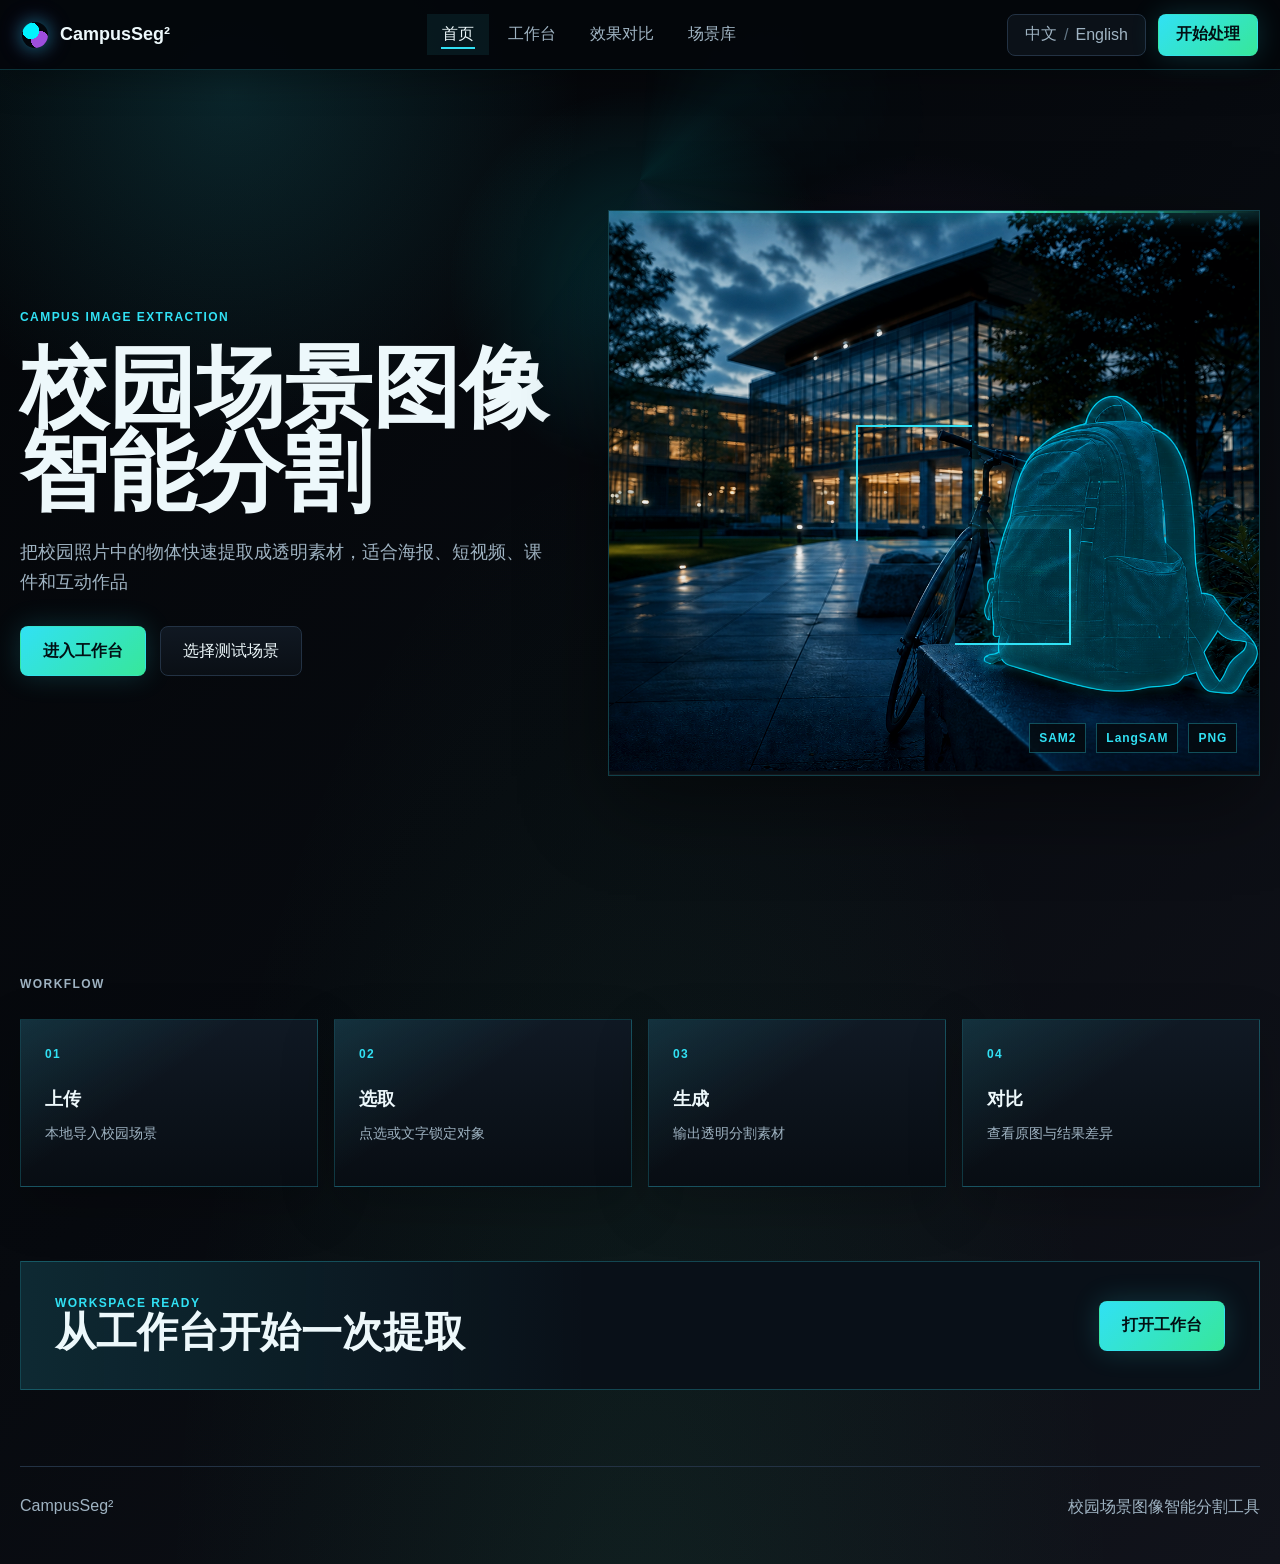
<file: frontend/index.html>
<!doctype html>
<html lang="zh-CN">
  <head>
    <meta charset="UTF-8" />
    <meta name="viewport" content="width=device-width, initial-scale=1.0" />
    <title>CampusSeg² 校园场景图像智能分割</title>
    <link rel="icon" href="data:image/svg+xml,%3Csvg xmlns='http://www.w3.org/2000/svg' viewBox='0 0 32 32'%3E%3Ccircle cx='12' cy='12' r='10' fill='%2300F2FE'/%3E%3Ccircle cx='20' cy='20' r='10' fill='%239D4EDD'/%3E%3C/svg%3E" />
    <link rel="stylesheet" href="./styles.css" />
  </head>
  <body data-page="home">
    <header class="site-header">
      <a class="brand" href="./index.html" aria-label="CampusSeg 首页">
        <span class="brand-mark" aria-hidden="true"></span>
        <span>CampusSeg²</span>
      </a>
      <button class="menu-button" type="button" aria-label="打开导航">
        <span></span>
        <span></span>
      </button>
      <nav class="site-nav" aria-label="主导航">
        <a class="active" href="./index.html" data-zh="首页" data-en="Home">首页</a>
        <a href="./workspace.html" data-zh="工作台" data-en="Workspace">工作台</a>
        <a href="./compare.html" data-zh="效果对比" data-en="Results">效果对比</a>
        <a href="./scenes.html" data-zh="场景库" data-en="Scenes">场景库</a>
      </nav>
      <div class="header-actions">
        <button class="language-toggle" type="button" aria-label="切换语言">
          <span>中文</span>
          <i>/</i>
          <span>English</span>
        </button>
        <a class="header-cta" href="./workspace.html" data-zh="开始处理" data-en="Start">开始处理</a>
      </div>
    </header>

    <main class="home-main">
      <section class="hero product-hero">
        <div class="hero-copy">
          <p class="eyebrow" data-zh="Campus Image Extraction" data-en="Campus Image Extraction">Campus Image Extraction</p>
          <h1 data-zh="校园场景图像智能分割" data-en="Campus Scene Image Segmentation">校园场景图像智能分割</h1>
          <p class="hero-lead" data-zh="把校园照片中的物体快速提取成透明素材，适合海报、短视频、课件和互动作品"
            data-en="Extract objects from campus photos into transparent assets for posters, videos, courseware, and interactive works">
            把校园照片中的物体快速提取成透明素材，适合海报、短视频、课件和互动作品
          </p>
          <div class="hero-actions">
            <a class="primary-link" href="./workspace.html" data-zh="进入工作台" data-en="Open Workspace">进入工作台</a>
            <a class="secondary-link" href="./scenes.html" data-zh="选择测试场景" data-en="Pick a Scene">选择测试场景</a>
          </div>
        </div>
        <div class="hero-visual" data-tilt aria-label="图像分割工作台预览">
          <img src="./assets/campus-segmentation-scene.png" alt="校园场景分割示意图" />
          <span class="scanline hero-scanline" aria-hidden="true"></span>
          <div class="focus-bracket bracket-a" aria-hidden="true"></div>
          <div class="focus-bracket bracket-b" aria-hidden="true"></div>
          <div class="hero-readout" aria-hidden="true">
            <span>SAM2</span>
            <span>LangSAM</span>
            <span>PNG</span>
          </div>
        </div>
      </section>

      <section class="section workflow-section">
        <div class="section-intro">
          <p class="eyebrow" data-zh="Workflow" data-en="Workflow">Workflow</p>
        </div>
        <div class="workflow-rail">
          <article>
            <b>01</b>
            <h3 data-zh="上传" data-en="Upload">上传</h3>
            <p data-zh="本地导入校园场景" data-en="Import a campus scene">本地导入校园场景</p>
          </article>
          <article>
            <b>02</b>
            <h3 data-zh="选取" data-en="Select">选取</h3>
            <p data-zh="点选或文字锁定对象" data-en="Pick by point or text">点选或文字锁定对象</p>
          </article>
          <article>
            <b>03</b>
            <h3 data-zh="生成" data-en="Generate">生成</h3>
            <p data-zh="输出透明分割素材" data-en="Export transparent cutout">输出透明分割素材</p>
          </article>
          <article>
            <b>04</b>
            <h3 data-zh="对比" data-en="Compare">对比</h3>
            <p data-zh="查看原图与结果差异" data-en="Compare source and result">查看原图与结果差异</p>
          </article>
        </div>
      </section>

      <section class="section launch-band">
        <div>
          <p class="eyebrow" data-zh="Workspace Ready" data-en="Workspace Ready">Workspace Ready</p>
          <h2 data-zh="从工作台开始一次提取" data-en="Start an extraction from the workspace">从工作台开始一次提取</h2>
        </div>
        <a class="primary-link" href="./workspace.html" data-zh="打开工作台" data-en="Open Workspace">打开工作台</a>
      </section>
    </main>

    <footer class="site-footer">
      <span>CampusSeg²</span>
      <span data-zh="校园场景图像智能分割工具" data-en="Campus scene image segmentation tool">校园场景图像智能分割工具</span>
    </footer>

    <script src="./app.js" defer></script>
  </body>
</html>
</file>
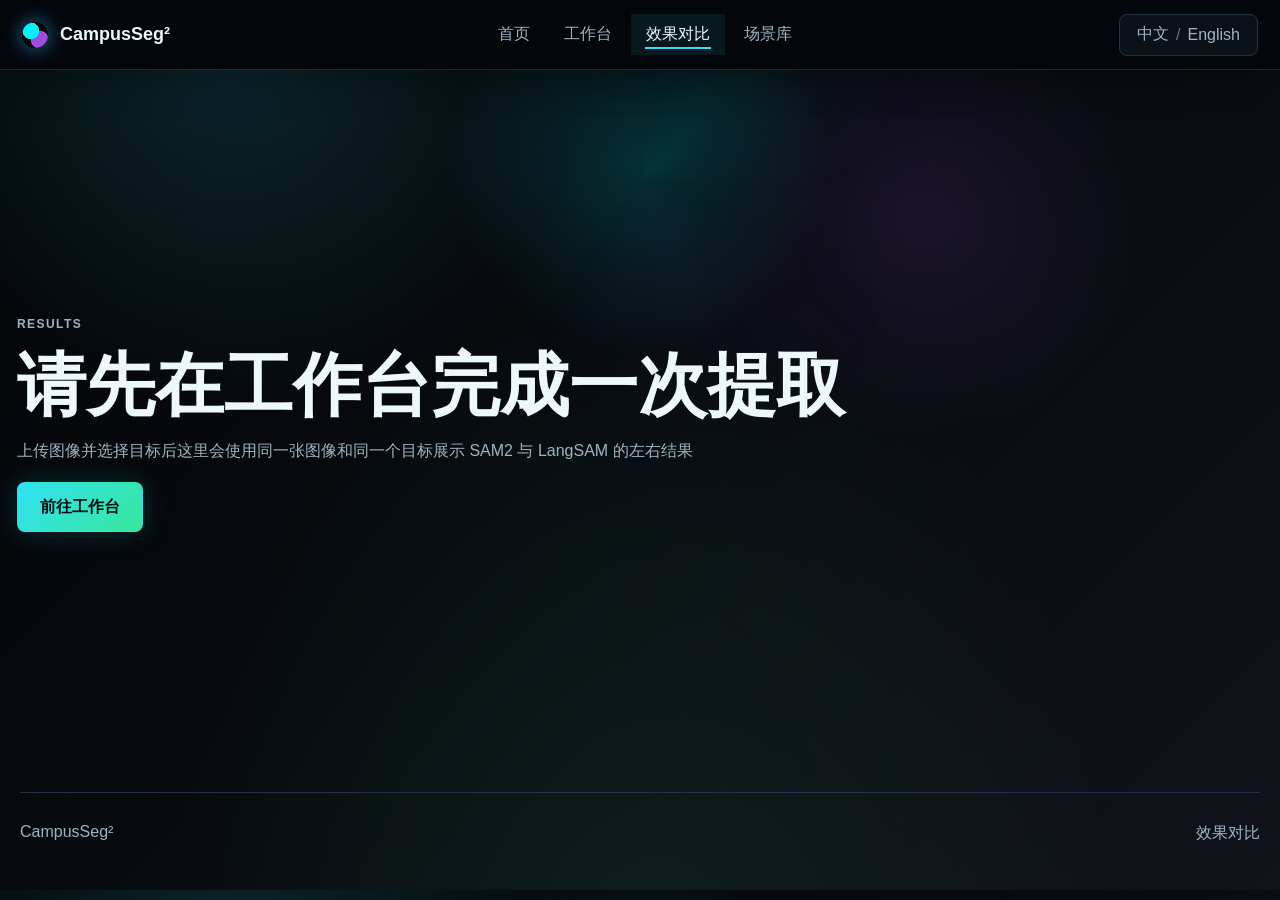
<file: frontend/compare.html>
<!doctype html>
<html lang="zh-CN">
  <head>
    <meta charset="UTF-8" />
    <meta name="viewport" content="width=device-width, initial-scale=1.0" />
    <title>效果对比 - CampusSeg²</title>
    <link rel="icon" href="data:image/svg+xml,%3Csvg xmlns='http://www.w3.org/2000/svg' viewBox='0 0 32 32'%3E%3Ccircle cx='12' cy='12' r='10' fill='%2300F2FE'/%3E%3Ccircle cx='20' cy='20' r='10' fill='%239D4EDD'/%3E%3C/svg%3E" />
    <link rel="stylesheet" href="./styles.css" />
  </head>
  <body data-page="compare">
    <header class="site-header">
      <a class="brand" href="./index.html" aria-label="CampusSeg 首页">
        <span class="brand-mark" aria-hidden="true"></span>
        <span>CampusSeg²</span>
      </a>
      <button class="menu-button" type="button" aria-label="打开导航">
        <span></span>
        <span></span>
      </button>
      <nav class="site-nav" aria-label="主导航">
        <a href="./index.html" data-zh="首页" data-en="Home">首页</a>
        <a href="./workspace.html" data-zh="工作台" data-en="Workspace">工作台</a>
        <a class="active" href="./compare.html" data-zh="效果对比" data-en="Results">效果对比</a>
        <a href="./scenes.html" data-zh="场景库" data-en="Scenes">场景库</a>
      </nav>
      <div class="header-actions">
        <button class="language-toggle" type="button" aria-label="切换语言">
          <span>中文</span>
          <i>/</i>
          <span>English</span>
        </button>
      </div>
    </header>

    <main class="compare-page">
      <section id="comparisonEmpty" class="comparison-empty">
        <p class="eyebrow" data-zh="Results" data-en="Results">Results</p>
        <h1 data-zh="请先在工作台完成一次提取" data-en="Start from the workspace first">请先在工作台完成一次提取</h1>
        <p data-zh="上传图像并选择目标后这里会使用同一张图像和同一个目标展示 SAM2 与 LangSAM 的左右结果"
          data-en="After uploading an image and selecting a target, this page will show SAM2 and LangSAM results for the same image side by side">
          上传图像并选择目标后这里会使用同一张图像和同一个目标展示 SAM2 与 LangSAM 的左右结果
        </p>
        <a class="primary-link" href="./workspace.html" data-zh="前往工作台" data-en="Open Workspace">前往工作台</a>
      </section>

      <section id="comparisonReady" class="comparison-ready hidden">
        <div class="compare-topline">
          <div>
            <p class="eyebrow" data-zh="Same image, same target" data-en="Same image, same target">Same image, same target</p>
            <h1 data-zh="SAM2 / LangSAM 效果对比" data-en="SAM2 / LangSAM result comparison">SAM2 / LangSAM 效果对比</h1>
          </div>
          <a class="plain-button" href="./workspace.html" data-zh="返回工作台" data-en="Back to Workspace">返回工作台</a>
        </div>

        <div class="job-strip">
          <span id="compareFileName">--</span>
          <span id="compareTarget">--</span>
          <span id="compareMethod">--</span>
        </div>

        <div class="compare-columns">
          <article class="compare-pane" data-tilt>
            <div class="pane-head">
              <span>SAM2</span>
              <b data-zh="点选结果" data-en="Point result">点选结果</b>
            </div>
            <div class="compare-image-wrap">
              <img id="compareSamSource" alt="SAM2 输入图像" />
              <span id="compareSamPoint" class="point-marker compare-point" aria-hidden="true"></span>
            </div>
            <div id="samResultSlot" class="algorithm-output"></div>
          </article>

          <article class="compare-pane" data-tilt>
            <div class="pane-head">
              <span>LangSAM</span>
              <b data-zh="文本结果" data-en="Text result">文本结果</b>
            </div>
            <div class="compare-image-wrap">
              <img id="compareLangSource" alt="LangSAM 输入图像" />
            </div>
            <div id="langResultSlot" class="algorithm-output"></div>
          </article>
        </div>
      </section>
    </main>

    <footer class="site-footer">
      <span>CampusSeg²</span>
      <span data-zh="效果对比" data-en="Result comparison">效果对比</span>
    </footer>

    <script src="./app.js" defer></script>
  </body>
</html>
</file>
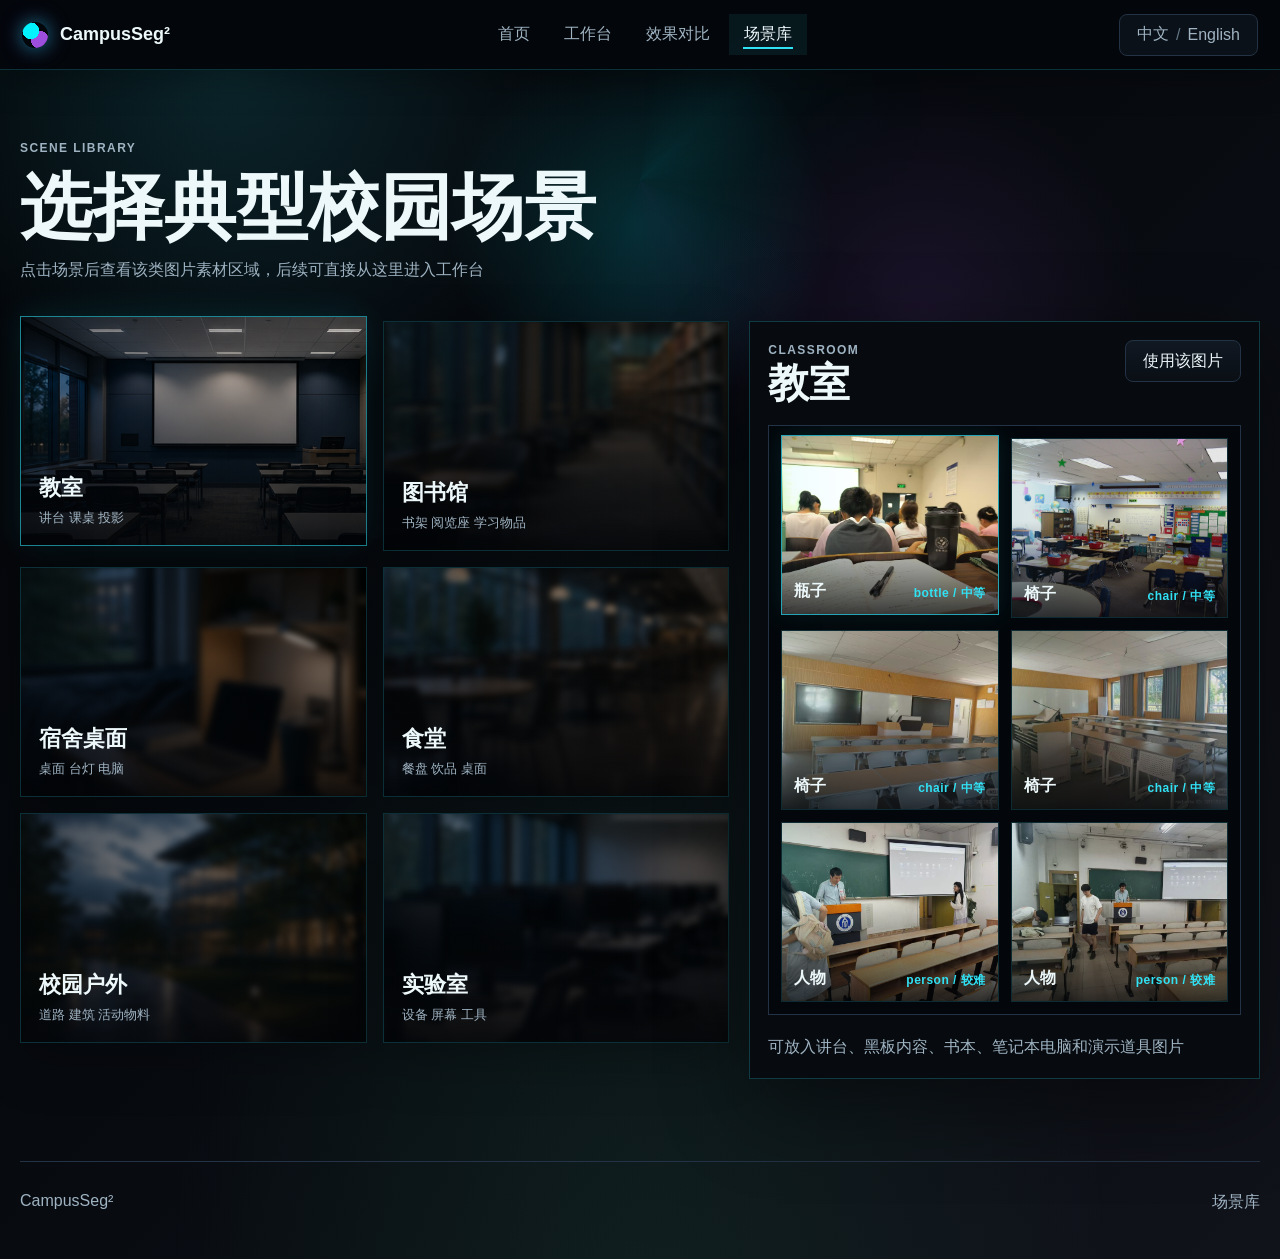
<file: frontend/scenes.html>
<!doctype html>
<html lang="zh-CN">
  <head>
    <meta charset="UTF-8" />
    <meta name="viewport" content="width=device-width, initial-scale=1.0" />
    <title>场景库 - CampusSeg²</title>
    <link rel="icon" href="data:image/svg+xml,%3Csvg xmlns='http://www.w3.org/2000/svg' viewBox='0 0 32 32'%3E%3Ccircle cx='12' cy='12' r='10' fill='%2300F2FE'/%3E%3Ccircle cx='20' cy='20' r='10' fill='%239D4EDD'/%3E%3C/svg%3E" />
    <link rel="stylesheet" href="./styles.css" />
  </head>
  <body data-page="scenes">
    <header class="site-header">
      <a class="brand" href="./index.html" aria-label="CampusSeg 首页">
        <span class="brand-mark" aria-hidden="true"></span>
        <span>CampusSeg²</span>
      </a>
      <button class="menu-button" type="button" aria-label="打开导航">
        <span></span>
        <span></span>
      </button>
      <nav class="site-nav" aria-label="主导航">
        <a href="./index.html" data-zh="首页" data-en="Home">首页</a>
        <a href="./workspace.html" data-zh="工作台" data-en="Workspace">工作台</a>
        <a href="./compare.html" data-zh="效果对比" data-en="Results">效果对比</a>
        <a class="active" href="./scenes.html" data-zh="场景库" data-en="Scenes">场景库</a>
      </nav>
      <div class="header-actions">
        <button class="language-toggle" type="button" aria-label="切换语言">
          <span>中文</span>
          <i>/</i>
          <span>English</span>
        </button>
      </div>
    </header>

    <main class="scenes-page">
      <section class="page-head">
        <p class="eyebrow" data-zh="Scene Library" data-en="Scene Library">Scene Library</p>
        <h1 data-zh="选择典型校园场景" data-en="Choose a campus scene">选择典型校园场景</h1>
        <p data-zh="点击场景后查看该类图片素材区域，后续可直接从这里进入工作台"
          data-en="Choose a scene to view its image material area and open it in the workspace">
          点击场景后查看该类图片素材区域，后续可直接从这里进入工作台
        </p>
      </section>

      <section class="scene-workspace">
        <div id="sceneSelector" class="scene-album" aria-label="场景选择">
          <button class="scene-card active" type="button" data-scene="classroom">
            <img src="./assets/scene-classroom.png" alt="教室场景" />
            <span data-zh="教室" data-en="Classroom">教室</span>
            <small data-zh="讲台 课桌 投影" data-en="Podium desks projector">讲台 课桌 投影</small>
          </button>
          <button class="scene-card" type="button" data-scene="library">
            <img src="./assets/scene-library.png" alt="图书馆场景" />
            <span data-zh="图书馆" data-en="Library">图书馆</span>
            <small data-zh="书架 阅览座 学习物品" data-en="Shelves seats study tools">书架 阅览座 学习物品</small>
          </button>
          <button class="scene-card" type="button" data-scene="dorm">
            <img src="./assets/scene-dorm.png" alt="宿舍桌面场景" />
            <span data-zh="宿舍桌面" data-en="Dorm Desk">宿舍桌面</span>
            <small data-zh="桌面 台灯 电脑" data-en="Desk lamp laptop">桌面 台灯 电脑</small>
          </button>
          <button class="scene-card" type="button" data-scene="cafeteria">
            <img src="./assets/scene-cafeteria.png" alt="食堂场景" />
            <span data-zh="食堂" data-en="Cafeteria">食堂</span>
            <small data-zh="餐盘 饮品 桌面" data-en="Trays drinks tables">餐盘 饮品 桌面</small>
          </button>
          <button class="scene-card" type="button" data-scene="outdoor">
            <img src="./assets/scene-outdoor.png" alt="校园户外场景" />
            <span data-zh="校园户外" data-en="Outdoor">校园户外</span>
            <small data-zh="道路 建筑 活动物料" data-en="Roads buildings event items">道路 建筑 活动物料</small>
          </button>
          <button class="scene-card" type="button" data-scene="lab">
            <img src="./assets/scene-lab.png" alt="实验室场景" />
            <span data-zh="实验室" data-en="Lab">实验室</span>
            <small data-zh="设备 屏幕 工具" data-en="Devices screens tools">设备 屏幕 工具</small>
          </button>
        </div>

        <div id="scenePreview" class="scene-preview" data-tilt>
          <div class="scene-preview-head">
            <div>
              <p class="eyebrow" id="sceneKicker">Classroom</p>
              <h2 id="sceneTitle" data-zh="教室" data-en="Classroom">教室</h2>
            </div>
            <a id="sceneUseLink" class="plain-button disabled" href="./workspace.html" aria-disabled="true" data-zh="使用该图片" data-en="Use Image">使用该图片</a>
          </div>
          <div id="sceneImageArea" class="scene-image-area" aria-label="测试图片区域"></div>
          <p id="sceneDescription" data-zh="可放入讲台、黑板内容、书本、笔记本电脑和演示道具图片" data-en="Prepared images can include podiums, board content, books, laptops, and presentation props">
            可放入讲台、黑板内容、书本、笔记本电脑和演示道具图片
          </p>
        </div>
      </section>
    </main>

    <footer class="site-footer">
      <span>CampusSeg²</span>
      <span data-zh="场景库" data-en="Scene library">场景库</span>
    </footer>

    <script src="./app.js" defer></script>
  </body>
</html>
</file>
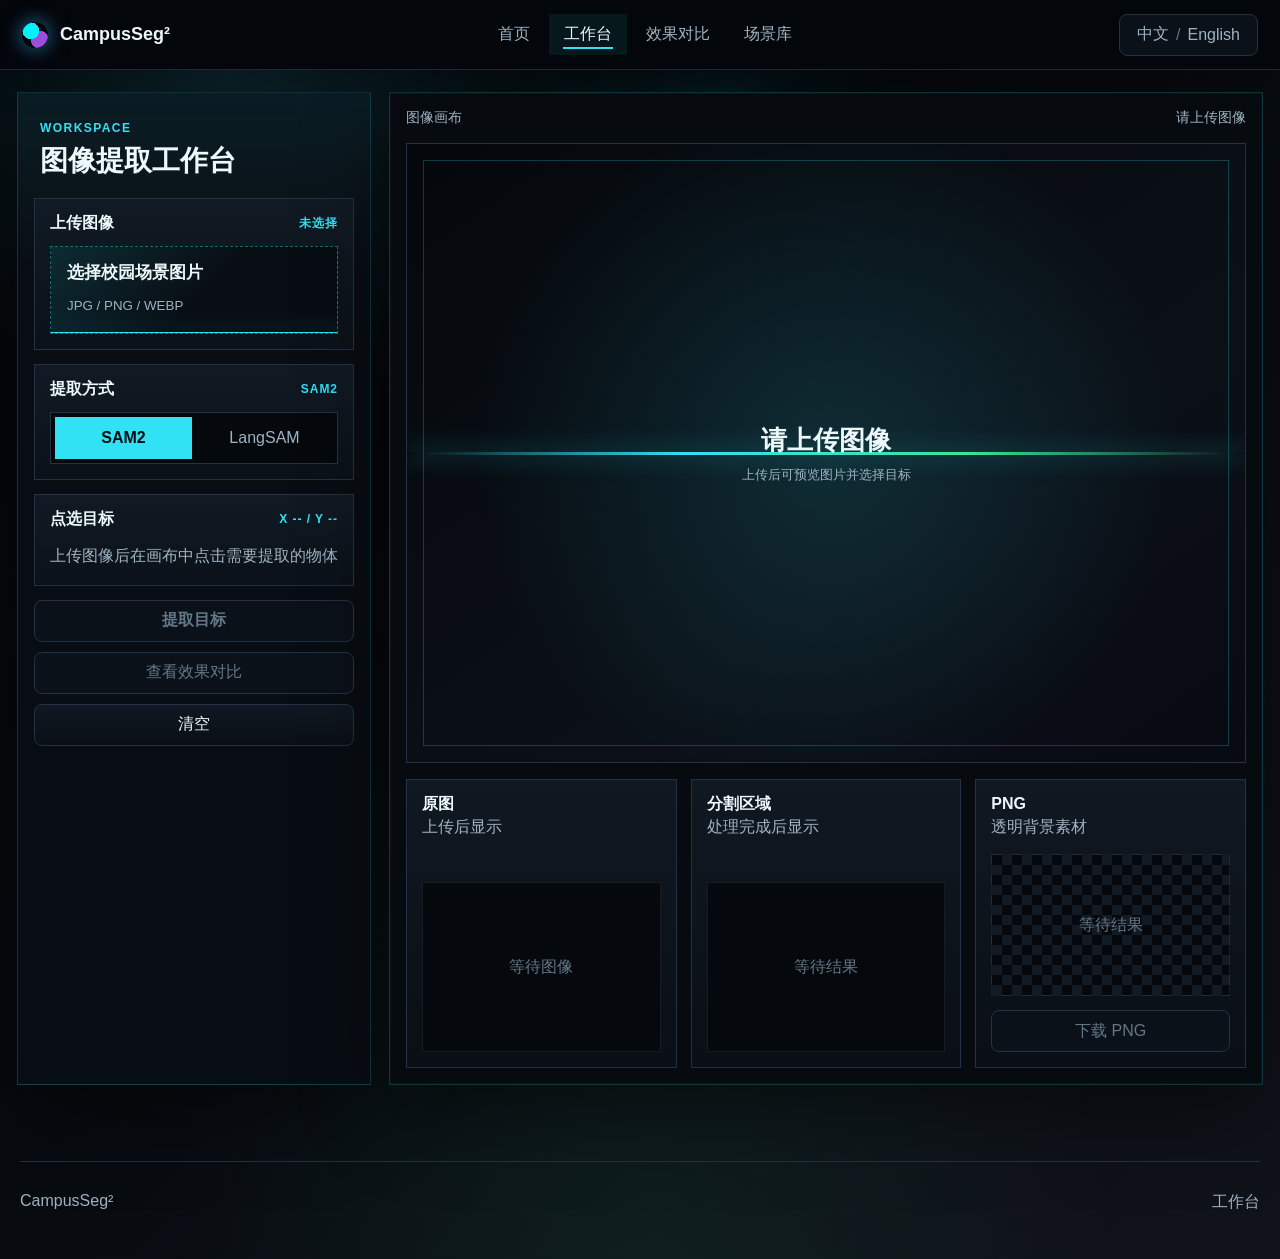
<file: frontend/workspace.html>
<!doctype html>
<html lang="zh-CN">
  <head>
    <meta charset="UTF-8" />
    <meta name="viewport" content="width=device-width, initial-scale=1.0" />
    <title>工作台 - CampusSeg²</title>
    <link rel="icon" href="data:image/svg+xml,%3Csvg xmlns='http://www.w3.org/2000/svg' viewBox='0 0 32 32'%3E%3Ccircle cx='12' cy='12' r='10' fill='%2300F2FE'/%3E%3Ccircle cx='20' cy='20' r='10' fill='%239D4EDD'/%3E%3C/svg%3E" />
    <link rel="stylesheet" href="./styles.css" />
  </head>
  <body data-page="workspace">
    <header class="site-header">
      <a class="brand" href="./index.html" aria-label="CampusSeg 首页">
        <span class="brand-mark" aria-hidden="true"></span>
        <span>CampusSeg²</span>
      </a>
      <button class="menu-button" type="button" aria-label="打开导航">
        <span></span>
        <span></span>
      </button>
      <nav class="site-nav" aria-label="主导航">
        <a href="./index.html" data-zh="首页" data-en="Home">首页</a>
        <a class="active" href="./workspace.html" data-zh="工作台" data-en="Workspace">工作台</a>
        <a href="./compare.html" data-zh="效果对比" data-en="Results">效果对比</a>
        <a href="./scenes.html" data-zh="场景库" data-en="Scenes">场景库</a>
      </nav>
      <div class="header-actions">
        <button class="language-toggle" type="button" aria-label="切换语言">
          <span>中文</span>
          <i>/</i>
          <span>English</span>
        </button>
      </div>
    </header>

    <main class="workspace-page">
      <section class="workspace-shell">
        <aside class="command-panel">
          <div class="panel-header">
            <p class="eyebrow" data-zh="Workspace" data-en="Workspace">Workspace</p>
            <h1 data-zh="图像提取工作台" data-en="Image extraction workspace">图像提取工作台</h1>
          </div>

          <div class="tool-block upload-block">
            <div class="block-title">
              <h2 data-zh="上传图像" data-en="Upload Image">上传图像</h2>
              <span id="uploadStatus" data-zh="未选择" data-en="No file">未选择</span>
            </div>
            <button id="dropArea" class="upload-control" type="button">
              <strong data-zh="选择校园场景图片" data-en="Choose a campus image">选择校园场景图片</strong>
              <small data-zh="JPG / PNG / WEBP" data-en="JPG / PNG / WEBP">JPG / PNG / WEBP</small>
            </button>
            <input id="imageFile" class="file-input" type="file" accept="image/png,image/jpeg,image/webp" />
          </div>

          <div class="tool-block">
            <div class="block-title">
              <h2 data-zh="提取方式" data-en="Method">提取方式</h2>
              <span id="methodLabel">SAM2</span>
            </div>
            <div class="segmented-control" role="tablist" aria-label="提取方式">
              <button class="method-button active" type="button" data-method="sam2" role="tab" aria-selected="true">SAM2</button>
              <button class="method-button" type="button" data-method="langsam" role="tab" aria-selected="false">LangSAM</button>
            </div>
          </div>

          <div id="samPanel" class="tool-block">
            <div class="block-title">
              <h2 data-zh="点选目标" data-en="Point Target">点选目标</h2>
              <span id="pointReadout">X -- / Y --</span>
            </div>
            <p data-zh="上传图像后在画布中点击需要提取的物体" data-en="After upload, click the object to extract on the canvas">
              上传图像后在画布中点击需要提取的物体
            </p>
          </div>

          <div id="langPanel" class="tool-block hidden">
            <div class="block-title">
              <h2 data-zh="文本目标" data-en="Text Target">文本目标</h2>
              <span id="promptStatus" data-zh="未填写" data-en="Empty">未填写</span>
            </div>
            <input id="targetPrompt" class="text-input" type="text" placeholder="例如：白色水杯" data-placeholder-zh="例如：白色水杯" data-placeholder-en="Example: white cup" />
            <div class="prompt-chip-row">
              <button type="button" data-prompt="白色水杯">白色水杯</button>
              <button type="button" data-prompt="笔记本电脑">笔记本电脑</button>
              <button type="button" data-prompt="书包">书包</button>
            </div>
          </div>

          <div class="tool-actions">
            <button id="extractButton" class="primary-button" type="button" disabled data-zh="提取目标" data-en="Extract Target">提取目标</button>
            <a id="compareLink" class="plain-button disabled" href="./compare.html" aria-disabled="true" data-zh="查看效果对比" data-en="View Results">查看效果对比</a>
            <button id="clearButton" class="plain-button" type="button" data-zh="清空" data-en="Clear">清空</button>
          </div>
        </aside>

        <section class="workspace-main" data-tilt>
          <div class="canvas-header">
            <span id="canvasTitle" data-zh="图像画布" data-en="Image Canvas">图像画布</span>
            <span id="canvasStatus" data-zh="请上传图像" data-en="Please upload an image">请上传图像</span>
          </div>
          <div id="imageCanvas" class="image-canvas empty">
            <div id="emptyCanvas" class="empty-message">
              <strong data-zh="请上传图像" data-en="Please upload an image">请上传图像</strong>
              <small data-zh="上传后可预览图片并选择目标" data-en="Preview the image and select a target after upload">
                上传后可预览图片并选择目标
              </small>
            </div>
            <img id="previewImage" alt="已上传的校园场景图片" />
            <span id="pointMarker" class="point-marker" aria-hidden="true"></span>
            <span class="scanline" aria-hidden="true"></span>
          </div>

          <div class="result-grid">
            <article class="result-panel">
              <div>
                <h2 data-zh="原图" data-en="Source">原图</h2>
                <p data-zh="上传后显示" data-en="Shown after upload">上传后显示</p>
              </div>
              <div id="sourceSlot" class="result-slot">
                <span data-zh="等待图像" data-en="Waiting for image">等待图像</span>
              </div>
            </article>
            <article class="result-panel">
              <div>
                <h2 data-zh="分割区域" data-en="Mask">分割区域</h2>
                <p data-zh="处理完成后显示" data-en="Shown after processing">处理完成后显示</p>
              </div>
              <div class="result-slot">
                <span id="maskSlotText" data-zh="等待结果" data-en="Waiting for result">等待结果</span>
              </div>
            </article>
            <article class="result-panel">
              <div>
                <h2>PNG</h2>
                <p data-zh="透明背景素材" data-en="Transparent-background asset">透明背景素材</p>
              </div>
              <div class="result-slot checker">
                <span id="pngSlotText" data-zh="等待结果" data-en="Waiting for result">等待结果</span>
              </div>
              <button id="downloadButton" class="plain-button" type="button" disabled data-zh="下载 PNG" data-en="Download PNG">下载 PNG</button>
            </article>
          </div>
        </section>
      </section>
    </main>

    <footer class="site-footer">
      <span>CampusSeg²</span>
      <span data-zh="工作台" data-en="Workspace">工作台</span>
    </footer>

    <script src="./app.js" defer></script>
  </body>
</html>
</file>
<file: frontend/styles.css>
:root {
  color-scheme: dark;
  --bg: #070a0f;
  --bg-deep: #030508;
  --panel: #0d131b;
  --panel-2: #121b26;
  --ink: #edf8fb;
  --muted: #9fb3c2;
  --faint: #637786;
  --line: #233244;
  --line-hot: #2ed6ea;
  --cyan: #31e1f4;
  --green: #37e79a;
  --amber: #f0bc55;
  --violet: #a38bff;
  --danger: #ff6868;
  --shadow: 0 28px 80px rgba(0, 0, 0, 0.45);
}

* {
  box-sizing: border-box;
}

html {
  scroll-behavior: smooth;
}

body {
  min-width: 320px;
  margin: 0;
  color: var(--ink);
  font-family: "Microsoft YaHei", "PingFang SC", "Segoe UI", Arial, sans-serif;
  background:
    radial-gradient(circle at var(--flow-x, 50%) var(--flow-y, 18%), rgba(0, 242, 254, 0.16), transparent 12rem),
    radial-gradient(circle at var(--flow-alt-x, 72%) var(--flow-alt-y, 24%), rgba(157, 78, 221, 0.12), transparent 14rem),
    radial-gradient(ellipse at 50% 110%, rgba(55, 231, 154, 0.08), transparent 30rem),
    radial-gradient(circle at 18% 6%, rgba(49, 225, 244, 0.14), transparent 22rem),
    linear-gradient(135deg, var(--bg-deep), var(--bg) 46%, #11131b);
}

body::before {
  position: fixed;
  inset: 0;
  z-index: -1;
  content: "";
  pointer-events: none;
  background:
    conic-gradient(from var(--flow-angle, 0deg) at var(--flow-x, 50%) var(--flow-y, 20%), transparent 0turn, rgba(0, 242, 254, 0.08) 0.13turn, transparent 0.28turn, rgba(157, 78, 221, 0.06) 0.42turn, transparent 0.62turn);
  opacity: 0.62;
  mask-image: radial-gradient(circle at var(--flow-x, 50%) var(--flow-y, 20%), #000 0 9rem, transparent 20rem);
  transition: background 180ms ease;
}

a {
  color: inherit;
  text-decoration: none;
}

button,
input {
  font: inherit;
}

button {
  color: inherit;
}

@media (pointer: fine) {
  body,
  a,
  button,
  input {
    cursor: none;
  }

  .custom-cursor {
    position: fixed;
    top: 0;
    left: 0;
    z-index: 200;
    width: 34px;
    height: 34px;
    pointer-events: none;
    border: 1px solid rgba(49, 225, 244, 0.92);
    box-shadow: 0 0 16px rgba(49, 225, 244, 0.4), inset 0 0 12px rgba(49, 225, 244, 0.12);
    transform: translate3d(-100px, -100px, 0);
    transition: width 140ms ease, height 140ms ease, border-color 140ms ease, box-shadow 140ms ease;
  }

  .custom-cursor::after {
    position: absolute;
    top: 50%;
    left: 50%;
    width: 4px;
    height: 4px;
    content: "";
    background: var(--green);
    box-shadow: 0 0 14px rgba(55, 231, 154, 0.75);
    transform: translate(-50%, -50%);
  }

  .custom-cursor.cursor-active {
    width: 48px;
    height: 48px;
    border-color: rgba(55, 231, 154, 0.95);
    box-shadow: 0 0 22px rgba(55, 231, 154, 0.35), inset 0 0 18px rgba(49, 225, 244, 0.14);
  }
}

.site-header {
  position: sticky;
  top: 0;
  z-index: 50;
  display: grid;
  grid-template-columns: auto 1fr auto;
  gap: 26px;
  align-items: center;
  min-height: 70px;
  padding: 0 max(22px, calc((100vw - 1320px) / 2));
  background: rgba(4, 7, 11, 0.95);
  border-bottom: 1px solid rgba(49, 225, 244, 0.2);
  box-shadow: 0 10px 34px rgba(0, 0, 0, 0.28);
}

.brand {
  display: inline-flex;
  gap: 12px;
  align-items: center;
  overflow: visible;
  font-size: 18px;
  font-weight: 900;
  letter-spacing: 0;
}

.brand-mark {
  flex: 0 0 26px;
  width: 26px;
  height: 26px;
  border-radius: 50%;
  background:
    radial-gradient(circle at 34% 34%, #00f2fe 0 34%, transparent 35%),
    radial-gradient(circle at 68% 68%, #9d4edd 0 35%, transparent 36%);
  box-shadow: 0 0 18px rgba(0, 242, 254, 0.42), 0 0 26px rgba(157, 78, 221, 0.3);
}

.site-nav {
  display: flex;
  gap: 4px;
  justify-content: center;
}

.site-nav a {
  position: relative;
  padding: 10px 15px;
  color: var(--muted);
  transition: color 160ms ease, background 160ms ease;
}

.site-nav a::after {
  position: absolute;
  right: 14px;
  bottom: 6px;
  left: 14px;
  height: 2px;
  content: "";
  background: var(--cyan);
  opacity: 0;
  transform: scaleX(0.25);
  transition: opacity 160ms ease, transform 160ms ease;
}

.site-nav a:hover,
.site-nav a.active {
  color: var(--ink);
  background: rgba(49, 225, 244, 0.08);
}

.site-nav a:hover::after,
.site-nav a.active::after {
  opacity: 1;
  transform: scaleX(1);
}

.header-actions {
  display: flex;
  gap: 12px;
  align-items: center;
}

.language-toggle,
.header-cta,
.primary-link,
.secondary-link,
.primary-button,
.plain-button {
  display: inline-flex;
  align-items: center;
  justify-content: center;
  min-height: 42px;
  padding: 0 17px;
  border: 1px solid var(--line);
  border-radius: 8px;
  background: #0b1118;
  cursor: pointer;
  transition: transform 160ms ease, border-color 160ms ease, background 160ms ease, box-shadow 160ms ease;
}

.language-toggle {
  gap: 7px;
  color: var(--muted);
}

.language-toggle i {
  color: var(--faint);
  font-style: normal;
}

.header-cta,
.primary-link,
.primary-button {
  color: #021014;
  background: linear-gradient(135deg, var(--cyan), var(--green));
  border-color: transparent;
  font-weight: 900;
  box-shadow: 0 0 28px rgba(49, 225, 244, 0.18);
}

.secondary-link,
.plain-button {
  color: var(--ink);
  background: linear-gradient(180deg, #101822, #0a0f15);
}

.language-toggle:hover,
.header-cta:hover,
.primary-link:hover,
.secondary-link:hover,
.primary-button:hover,
.plain-button:hover {
  transform: translateY(-1px);
  border-color: var(--cyan);
  box-shadow: 0 0 24px rgba(49, 225, 244, 0.18);
}

.plain-button.disabled,
.primary-button:disabled,
.plain-button:disabled {
  color: var(--faint);
  background: #0b1118;
  border-color: var(--line);
  box-shadow: none;
  cursor: not-allowed;
  pointer-events: none;
  transform: none;
}

.menu-button {
  display: none;
  width: 42px;
  height: 40px;
  padding: 0;
  border: 1px solid var(--line);
  border-radius: 6px;
  background: #0b1118;
}

.menu-button span {
  display: block;
  width: 20px;
  height: 2px;
  margin: 6px auto;
  background: var(--ink);
}

main {
  width: min(1320px, calc(100% - 40px));
  margin: 0 auto;
}

.hero {
  display: grid;
  grid-template-columns: minmax(0, 0.9fr) minmax(440px, 1.1fr);
  gap: 54px;
  align-items: center;
  min-height: calc(100svh - 70px);
  padding: 52px 0 36px;
}

.hero-copy {
  display: grid;
  gap: 22px;
  max-width: 650px;
}

.eyebrow {
  margin: 0;
  color: var(--cyan);
  font-size: 12px;
  font-weight: 900;
  letter-spacing: 0.12em;
  text-transform: uppercase;
}

h1,
h2,
h3,
p {
  margin: 0;
}

h1 {
  max-width: 780px;
  font-size: clamp(46px, 7.2vw, 88px);
  line-height: 0.96;
  letter-spacing: 0;
}

h2 {
  font-size: clamp(26px, 3.2vw, 42px);
  line-height: 1.12;
}

h3 {
  font-size: 18px;
  line-height: 1.35;
}

.hero-lead,
.page-head p,
.section-intro p,
.workflow-rail p,
.tool-block p,
.result-panel p,
.comparison-empty p,
.scene-preview p {
  color: var(--muted);
  line-height: 1.72;
}

.hero-lead {
  max-width: 610px;
  font-size: 18px;
}

.hero-actions {
  display: flex;
  flex-wrap: wrap;
  gap: 14px;
  margin-top: 6px;
}

.primary-link,
.secondary-link {
  min-height: 50px;
  padding: 0 22px;
}

.hero-visual {
  position: relative;
  min-height: 560px;
  overflow: hidden;
  background: #080d13;
  border: 1px solid rgba(49, 225, 244, 0.24);
  box-shadow: var(--shadow), inset 0 0 0 1px rgba(255, 255, 255, 0.04);
  transform: perspective(1000px) rotateX(var(--tilt-y, 0deg)) rotateY(var(--tilt-x, 0deg));
  transition: transform 260ms ease, border-color 220ms ease, box-shadow 220ms ease;
  animation: heroFloat 6.4s ease-in-out infinite;
}

.hero-visual img {
  width: 100%;
  height: 100%;
  min-height: 560px;
  object-fit: cover;
  opacity: 0.94;
  filter: saturate(1.12) contrast(1.05);
}

.scanline {
  position: absolute;
  right: 0;
  left: 0;
  height: 3px;
  pointer-events: none;
  background: linear-gradient(90deg, transparent, var(--cyan), var(--green), transparent);
  box-shadow: 0 0 24px rgba(49, 225, 244, 0.65);
  animation: scanSweep 4.2s linear infinite;
}

.hero-scanline {
  z-index: 2;
  height: 2px;
  opacity: 0.92;
  mix-blend-mode: screen;
}

.hero-scanline::after {
  position: absolute;
  top: -14px;
  right: 0;
  left: 0;
  height: 30px;
  content: "";
  background: linear-gradient(180deg, transparent, rgba(49, 225, 244, 0.16), transparent);
}

.focus-bracket {
  position: absolute;
  width: 116px;
  height: 116px;
  pointer-events: none;
  border: 2px solid var(--cyan);
  box-shadow: 0 0 22px rgba(49, 225, 244, 0.28);
}

.bracket-a {
  top: 38%;
  left: 38%;
  border-right: 0;
  border-bottom: 0;
}

.bracket-b {
  right: 29%;
  bottom: 23%;
  border-top: 0;
  border-left: 0;
}

.hero-readout {
  position: absolute;
  right: 22px;
  bottom: 22px;
  display: flex;
  gap: 10px;
}

.hero-readout span,
.job-strip span,
.pane-head span,
.block-title span {
  color: var(--cyan);
  font-family: "Segoe UI", Arial, sans-serif;
  font-size: 12px;
  font-weight: 900;
  letter-spacing: 0.08em;
}

.hero-readout span {
  padding: 7px 9px;
  background: rgba(4, 9, 13, 0.82);
  border: 1px solid rgba(49, 225, 244, 0.32);
}

.section {
  padding: 74px 0;
}

.workflow-section {
  display: grid;
  grid-template-columns: 1fr;
  gap: 24px;
  align-items: start;
}

.section-intro {
  display: grid;
  gap: 13px;
}

.workflow-section .section-intro {
  display: flex;
  gap: 20px;
  align-items: end;
  justify-content: space-between;
}

.workflow-section .section-intro h2 {
  white-space: nowrap;
}

.workflow-rail {
  display: grid;
  grid-template-columns: repeat(4, minmax(0, 1fr));
  gap: 16px;
}

.workflow-rail article {
  position: relative;
  min-height: 168px;
  padding: 24px;
  overflow: hidden;
  background:
    linear-gradient(145deg, rgba(49, 225, 244, 0.12), transparent 42%),
    linear-gradient(180deg, #101924, #080d13);
  border: 1px solid rgba(49, 225, 244, 0.2);
  box-shadow: 0 18px 50px rgba(0, 0, 0, 0.22);
  animation: panelIn 520ms ease both;
  transition: transform 180ms ease, border-color 180ms ease, box-shadow 180ms ease;
}

.workflow-rail article:hover {
  transform: translateY(-6px);
  border-color: rgba(49, 225, 244, 0.56);
  box-shadow: 0 28px 70px rgba(0, 0, 0, 0.34), 0 0 30px rgba(49, 225, 244, 0.1);
}

.workflow-rail b {
  color: var(--cyan);
  font-size: 12px;
  letter-spacing: 0.12em;
}

.workflow-rail h3 {
  margin: 25px 0 10px;
}

.workflow-rail p {
  white-space: nowrap;
  font-size: 14px;
}

.launch-band {
  display: flex;
  justify-content: space-between;
  gap: 24px;
  align-items: center;
  padding: 34px;
  margin-bottom: 76px;
  background:
    linear-gradient(90deg, rgba(49, 225, 244, 0.12), transparent 46%),
    #091018;
  border: 1px solid rgba(49, 225, 244, 0.26);
}

.page-head {
  display: grid;
  gap: 14px;
  max-width: 880px;
  padding: 68px 0 38px;
}

.page-head h1 {
  font-size: clamp(40px, 5.8vw, 72px);
}

.workspace-page {
  width: min(1440px, calc(100% - 34px));
}

.workspace-shell {
  display: grid;
  grid-template-columns: 354px minmax(0, 1fr);
  gap: 18px;
  min-height: calc(100svh - 70px);
  padding: 22px 0 76px;
}

.command-panel {
  display: grid;
  gap: 14px;
  align-content: start;
  padding: 16px;
  background:
    linear-gradient(180deg, rgba(49, 225, 244, 0.08), transparent 18%),
    #080d13;
  border: 1px solid rgba(49, 225, 244, 0.18);
  box-shadow: var(--shadow);
  animation: panelIn 520ms ease both;
}

.panel-header {
  display: grid;
  gap: 10px;
  padding: 12px 6px 8px;
}

.panel-header h1 {
  font-size: 28px;
  line-height: 1.12;
}

.tool-block {
  display: grid;
  gap: 14px;
  padding: 15px;
  background: linear-gradient(180deg, #111a24, #0b1118);
  border: 1px solid var(--line);
  transition: transform 180ms ease, border-color 180ms ease, background 180ms ease;
}

.tool-block:hover {
  transform: translateY(-2px);
  border-color: rgba(49, 225, 244, 0.34);
}

.block-title {
  display: flex;
  gap: 12px;
  align-items: center;
  justify-content: space-between;
}

.block-title h2,
.result-panel h2 {
  font-size: 16px;
}

.upload-control {
  position: relative;
  display: grid;
  gap: 8px;
  min-height: 88px;
  padding: 14px 16px;
  overflow: hidden;
  text-align: left;
  background:
    linear-gradient(135deg, rgba(49, 225, 244, 0.14), transparent 55%),
    #080d13;
  border: 1px dashed rgba(49, 225, 244, 0.42);
  cursor: pointer;
}

.upload-control::after {
  position: absolute;
  right: -30%;
  bottom: 0;
  left: -30%;
  height: 1px;
  content: "";
  background: var(--cyan);
  box-shadow: 0 0 22px var(--cyan);
  animation: inputRail 2.8s linear infinite;
}

.upload-control strong {
  font-size: 17px;
}

.upload-control small {
  color: var(--muted);
}

.file-input {
  position: absolute;
  width: 1px;
  height: 1px;
  opacity: 0;
  pointer-events: none;
}

.segmented-control {
  display: grid;
  grid-template-columns: 1fr 1fr;
  gap: 4px;
  padding: 4px;
  background: #05080d;
  border: 1px solid var(--line);
}

.method-button {
  min-height: 42px;
  color: var(--muted);
  background: transparent;
  border: 0;
  cursor: pointer;
  transition: color 160ms ease, background 160ms ease;
}

.method-button.active {
  color: #041014;
  background: var(--cyan);
  font-weight: 900;
}

.hidden {
  display: none !important;
}

.text-input {
  width: 100%;
  min-height: 44px;
  padding: 0 12px;
  color: var(--ink);
  background: #05080d;
  border: 1px solid var(--line);
  outline: none;
}

.text-input:focus {
  border-color: var(--cyan);
  box-shadow: 0 0 0 3px rgba(49, 225, 244, 0.1);
}

.prompt-chip-row {
  display: flex;
  flex-wrap: wrap;
  gap: 8px;
}

.prompt-chip-row button {
  min-height: 32px;
  padding: 0 10px;
  color: var(--muted);
  background: #080d13;
  border: 1px solid var(--line);
  cursor: pointer;
}

.prompt-chip-row button:hover {
  color: var(--ink);
  border-color: var(--cyan);
}

.tool-actions {
  display: grid;
  grid-template-columns: 1fr;
  gap: 10px;
}

.workspace-main {
  display: grid;
  gap: 16px;
  padding: 16px;
  background: #070b10;
  border: 1px solid rgba(49, 225, 244, 0.2);
  box-shadow: var(--shadow), inset 0 0 0 1px rgba(255, 255, 255, 0.035);
  transform: perspective(1200px) rotateX(var(--tilt-y, 0deg)) rotateY(var(--tilt-x, 0deg));
  transition: transform 240ms ease, border-color 200ms ease, box-shadow 200ms ease;
  animation: panelIn 600ms ease both;
}

.canvas-header {
  display: flex;
  justify-content: space-between;
  gap: 16px;
  color: var(--muted);
  font-size: 14px;
}

.image-canvas {
  position: relative;
  display: grid;
  place-items: center;
  min-height: 620px;
  overflow: hidden;
  background:
    radial-gradient(circle at var(--cursor-x, 50%) var(--cursor-y, 50%), rgba(49, 225, 244, 0.14), transparent 22rem),
    linear-gradient(145deg, #04080c, #0b1017 62%, #080a12);
  border: 1px solid var(--line);
}

.image-canvas::before,
.compare-image-wrap::before {
  position: absolute;
  inset: 16px;
  z-index: 2;
  content: "";
  pointer-events: none;
  border: 1px solid rgba(49, 225, 244, 0.24);
}

.image-canvas img {
  position: relative;
  z-index: 1;
  display: none;
  width: 100%;
  height: 100%;
  max-height: 720px;
  object-fit: contain;
  transition: transform 280ms ease, opacity 220ms ease;
}

.image-canvas.ready img {
  display: block;
  animation: imageReveal 420ms ease both;
}

.empty-message {
  position: relative;
  z-index: 3;
  display: grid;
  gap: 8px;
  color: var(--muted);
  text-align: center;
}

.empty-message strong {
  color: var(--ink);
  font-size: 26px;
}

.point-marker {
  position: absolute;
  z-index: 5;
  display: none;
  width: 18px;
  height: 18px;
  border: 2px solid white;
  background: var(--cyan);
  box-shadow: 0 0 0 7px rgba(49, 225, 244, 0.2), 0 0 28px rgba(49, 225, 244, 0.64);
  transform: translate(-50%, -50%);
  pointer-events: none;
}

.point-marker.visible {
  display: block;
  animation: targetPulse 1.4s ease-in-out infinite;
}

.result-grid {
  display: grid;
  grid-template-columns: repeat(3, 1fr);
  gap: 14px;
}

.result-panel {
  display: grid;
  gap: 14px;
  min-height: 250px;
  padding: 15px;
  background: linear-gradient(180deg, #101822, #0a0f15);
  border: 1px solid var(--line);
  animation: panelIn 540ms ease both;
  transition: transform 180ms ease, border-color 180ms ease;
}

.result-panel:hover {
  transform: translateY(-2px);
  border-color: rgba(49, 225, 244, 0.32);
}

.result-slot {
  display: grid;
  place-items: center;
  min-height: 142px;
  color: var(--faint);
  background: #05080d;
  border: 1px solid rgba(255, 255, 255, 0.08);
}

.result-slot img {
  width: 100%;
  height: 142px;
  object-fit: cover;
}

.checker {
  background-color: #05080d;
  background-image:
    linear-gradient(45deg, #121a24 25%, transparent 25%),
    linear-gradient(-45deg, #121a24 25%, transparent 25%),
    linear-gradient(45deg, transparent 75%, #121a24 75%),
    linear-gradient(-45deg, transparent 75%, #121a24 75%);
  background-position: 0 0, 0 10px, 10px -10px, -10px 0;
  background-size: 20px 20px;
}

.compare-page {
  width: min(1440px, calc(100% - 34px));
}

body[data-page="compare"] .compare-page {
  display: grid;
  min-height: calc(100svh - 70px - 108px);
  align-content: center;
}

.comparison-empty {
  display: grid;
  gap: 18px;
  width: min(1120px, 100%);
  max-width: none;
  padding: 54px 0 70px;
}

.comparison-empty h1,
.compare-topline h1 {
  font-size: clamp(38px, 5.4vw, 70px);
}

.comparison-empty h1 {
  max-width: 1100px;
  word-break: keep-all;
}

.comparison-empty .primary-link {
  justify-self: start;
}

.comparison-ready {
  display: grid;
  gap: 20px;
  padding: 46px 0 78px;
}

.compare-topline {
  display: flex;
  justify-content: space-between;
  gap: 24px;
  align-items: end;
}

.compare-topline > div {
  flex: 1 1 auto;
  min-width: 0;
}

.compare-topline h1 {
  max-width: none;
  font-size: clamp(32px, 4.2vw, 56px);
  white-space: nowrap;
}

.job-strip {
  display: flex;
  flex-wrap: wrap;
  gap: 10px;
  padding: 12px;
  background: #080d13;
  border: 1px solid var(--line);
}

.job-strip span {
  padding: 8px 10px;
  background: #0e1620;
  border: 1px solid rgba(49, 225, 244, 0.22);
}

.compare-columns {
  display: grid;
  grid-template-columns: 1fr 1fr;
  gap: 18px;
}

.compare-pane {
  display: grid;
  gap: 14px;
  padding: 16px;
  background:
    linear-gradient(180deg, rgba(49, 225, 244, 0.08), transparent 18%),
    #070b10;
  border: 1px solid rgba(49, 225, 244, 0.24);
  box-shadow: var(--shadow);
  transform: perspective(1100px) rotateX(var(--tilt-y, 0deg)) rotateY(var(--tilt-x, 0deg));
  transition: transform 240ms ease, border-color 200ms ease;
  animation: panelIn 600ms ease both;
}

.pane-head {
  display: flex;
  justify-content: space-between;
  gap: 12px;
  align-items: center;
}

.pane-head b {
  font-size: 18px;
}

.compare-image-wrap {
  position: relative;
  display: grid;
  place-items: center;
  min-height: 390px;
  overflow: hidden;
  background: #03070b;
  border: 1px solid var(--line);
}

.compare-image-wrap img {
  width: 100%;
  height: 100%;
  max-height: 520px;
  object-fit: contain;
}

.compare-point {
  display: none;
}

.algorithm-output {
  min-height: 230px;
  background:
    radial-gradient(circle at 50% 0%, rgba(49, 225, 244, 0.1), transparent 18rem),
    #05080d;
  border: 1px solid rgba(255, 255, 255, 0.08);
}

body[data-page="compare"] .site-footer {
  margin-top: 0;
}

.scenes-page {
  width: min(1320px, calc(100% - 40px));
}

.scene-workspace {
  display: grid;
  grid-template-columns: minmax(0, 1fr) minmax(360px, 0.72fr);
  gap: 20px;
  padding-bottom: 82px;
}

.scene-album {
  display: grid;
  grid-template-columns: repeat(2, minmax(0, 1fr));
  gap: 16px;
  align-content: start;
}

.scene-card {
  position: relative;
  min-height: 230px;
  padding: 0;
  overflow: hidden;
  color: var(--ink);
  text-align: left;
  background: #05080d;
  border: 1px solid rgba(49, 225, 244, 0.18);
  cursor: pointer;
  box-shadow: 0 18px 48px rgba(0, 0, 0, 0.25);
  transition: transform 180ms ease, border-color 180ms ease, box-shadow 180ms ease;
}

.scene-card img {
  position: absolute;
  inset: 0;
  width: 100%;
  height: 100%;
  object-fit: cover;
  filter: blur(3px) saturate(0.92) brightness(0.7);
  transform: scale(1.04);
  transition: filter 220ms ease, transform 220ms ease;
}

.scene-card::after {
  position: absolute;
  inset: 0;
  content: "";
  background:
    linear-gradient(180deg, transparent 28%, rgba(3, 5, 8, 0.84)),
    linear-gradient(90deg, rgba(3, 5, 8, 0.38), transparent);
}

.scene-card span,
.scene-card small {
  position: absolute;
  z-index: 1;
  left: 18px;
}

.scene-card span {
  bottom: 42px;
  font-size: 22px;
  font-weight: 900;
}

.scene-card small {
  right: 18px;
  bottom: 18px;
  color: var(--muted);
}

.scene-card:hover,
.scene-card.active {
  transform: translateY(-5px);
  border-color: rgba(49, 225, 244, 0.58);
  box-shadow: 0 28px 76px rgba(0, 0, 0, 0.34), 0 0 32px rgba(49, 225, 244, 0.12);
}

.scene-card:hover img,
.scene-card.active img {
  filter: blur(0) saturate(1.08) brightness(0.9);
  transform: scale(1);
}

.scene-preview {
  display: grid;
  gap: 18px;
  padding: 18px;
  background: #070b10;
  border: 1px solid rgba(49, 225, 244, 0.22);
  box-shadow: var(--shadow);
  transform: perspective(1100px) rotateX(var(--tilt-y, 0deg)) rotateY(var(--tilt-x, 0deg));
  transition: transform 240ms ease, border-color 200ms ease;
  animation: panelIn 600ms ease both;
}

.scene-preview-head {
  display: flex;
  justify-content: space-between;
  gap: 18px;
  align-items: start;
}

.scene-image-area {
  display: grid;
  align-items: stretch;
  justify-items: stretch;
  min-height: 520px;
  max-height: 650px;
  padding: 12px;
  overflow: auto;
  background: #03070b;
  border: 1px solid var(--line);
}

.scene-empty {
  place-self: center;
  display: grid;
  gap: 8px;
  color: var(--muted);
  text-align: center;
}

.scene-empty strong {
  color: var(--ink);
  font-size: 24px;
}

.scene-image-button {
  width: 100%;
  padding: 0;
  border: 0;
  background: transparent;
}

.scene-image-button img {
  display: block;
  width: 100%;
  height: auto;
}

.scene-material-grid {
  display: grid;
  grid-template-columns: repeat(2, minmax(0, 1fr));
  gap: 12px;
  align-content: start;
  width: 100%;
}

.scene-material-card {
  position: relative;
  min-height: 178px;
  padding: 0;
  overflow: hidden;
  color: var(--ink);
  text-align: left;
  background: #05080d;
  border: 1px solid rgba(49, 225, 244, 0.16);
  cursor: pointer;
  transition: transform 180ms ease, border-color 180ms ease, box-shadow 180ms ease;
}

.scene-material-card img {
  display: block;
  width: 100%;
  height: 100%;
  min-height: 178px;
  object-fit: cover;
  filter: saturate(0.96) brightness(0.9);
  transform: scale(1.02);
  transition: filter 200ms ease, transform 200ms ease;
}

.scene-material-card::after {
  position: absolute;
  inset: 0;
  content: "";
  pointer-events: none;
  background:
    linear-gradient(180deg, transparent 46%, rgba(3, 5, 8, 0.78)),
    linear-gradient(90deg, rgba(49, 225, 244, 0.08), transparent 42%);
}

.scene-material-meta {
  position: absolute;
  right: 12px;
  bottom: 12px;
  left: 12px;
  z-index: 1;
  display: flex;
  gap: 8px;
  align-items: end;
  justify-content: space-between;
}

.scene-material-meta strong {
  font-size: 16px;
}

.scene-material-meta span {
  color: var(--cyan);
  font-size: 12px;
  font-weight: 900;
  letter-spacing: 0.04em;
}

.scene-material-card:hover,
.scene-material-card.active {
  transform: translateY(-3px);
  border-color: rgba(49, 225, 244, 0.72);
  box-shadow: 0 18px 48px rgba(0, 0, 0, 0.32), 0 0 26px rgba(49, 225, 244, 0.12);
}

.scene-material-card:hover img,
.scene-material-card.active img {
  filter: saturate(1.08) brightness(1.02);
  transform: scale(1);
}

.site-footer {
  display: flex;
  justify-content: space-between;
  gap: 18px;
  width: min(1320px, calc(100% - 40px));
  padding: 30px 0 46px;
  margin: 0 auto;
  color: var(--muted);
  border-top: 1px solid var(--line);
}

@keyframes scanSweep {
  from {
    top: -8%;
  }
  to {
    top: 108%;
  }
}

@keyframes inputRail {
  from {
    transform: translateX(-20%);
  }
  to {
    transform: translateX(20%);
  }
}

@keyframes heroFloat {
  0%,
  100% {
    translate: 0 0;
  }
  50% {
    translate: 0 -8px;
  }
}

@keyframes panelIn {
  from {
    opacity: 0;
    transform: translateY(14px);
  }
  to {
    opacity: 1;
    transform: translateY(0);
  }
}

@keyframes imageReveal {
  from {
    opacity: 0;
    transform: scale(1.035);
  }
  to {
    opacity: 1;
    transform: scale(1);
  }
}

@keyframes targetPulse {
  0%,
  100% {
    box-shadow: 0 0 0 7px rgba(49, 225, 244, 0.2), 0 0 28px rgba(49, 225, 244, 0.64);
  }
  50% {
    box-shadow: 0 0 0 14px rgba(49, 225, 244, 0.07), 0 0 42px rgba(49, 225, 244, 0.86);
  }
}

@media (max-width: 1100px) {
  .hero,
  .workflow-section,
  .workspace-shell,
  .compare-columns,
  .scene-workspace {
    grid-template-columns: 1fr;
  }

  .hero {
    min-height: auto;
  }

  .hero-visual {
    min-height: 430px;
  }

  .hero-visual img {
    min-height: 430px;
  }

  .result-grid {
    grid-template-columns: repeat(2, 1fr);
  }
}

@media (max-width: 760px) {
  .site-header {
    grid-template-columns: auto auto;
    justify-content: space-between;
    padding: 0 16px;
  }

  .menu-button {
    display: block;
  }

  .site-nav,
  .header-actions {
    grid-column: 1 / -1;
    display: none;
  }

  .site-header.open .site-nav,
  .site-header.open .header-actions {
    display: grid;
  }

  .site-nav {
    justify-content: stretch;
    width: 100%;
  }

  main,
  .workspace-page,
  .compare-page,
  .scenes-page,
  .site-footer {
    width: min(100% - 24px, 1320px);
  }

  .hero {
    gap: 28px;
    padding-top: 36px;
  }

  .hero-visual,
  .hero-visual img {
    min-height: 340px;
  }

  .workflow-rail,
  .result-grid,
  .scene-album,
  .scene-material-grid {
    grid-template-columns: 1fr;
  }

  .workflow-section .section-intro {
    display: grid;
  }

  .workflow-rail article {
    border-right: 0;
  }

  .scene-card {
    min-height: 210px;
  }

  .image-canvas,
  .scene-image-area {
    min-height: 420px;
  }

  .compare-topline,
  .scene-preview-head,
  .launch-band,
  .site-footer {
    align-items: flex-start;
    flex-direction: column;
  }

  .compare-topline h1 {
    white-space: normal;
  }
}
</file>
